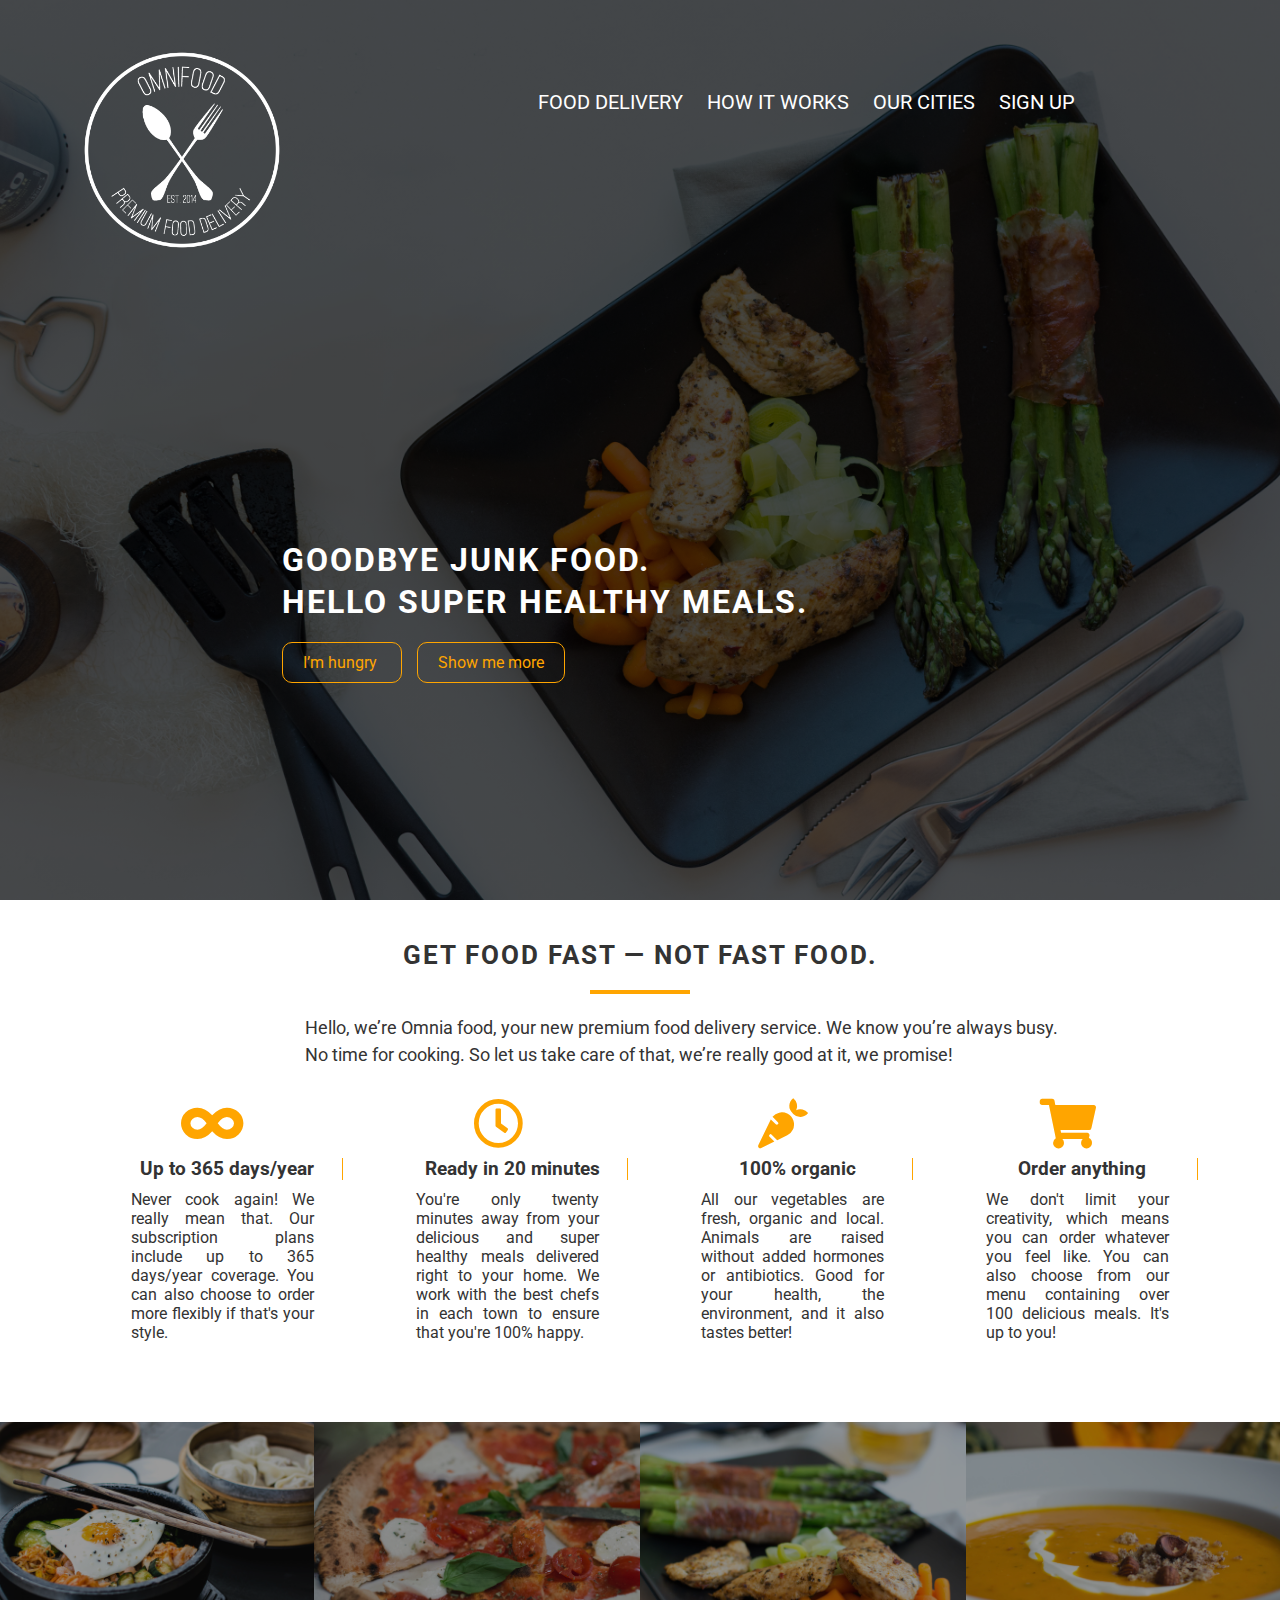
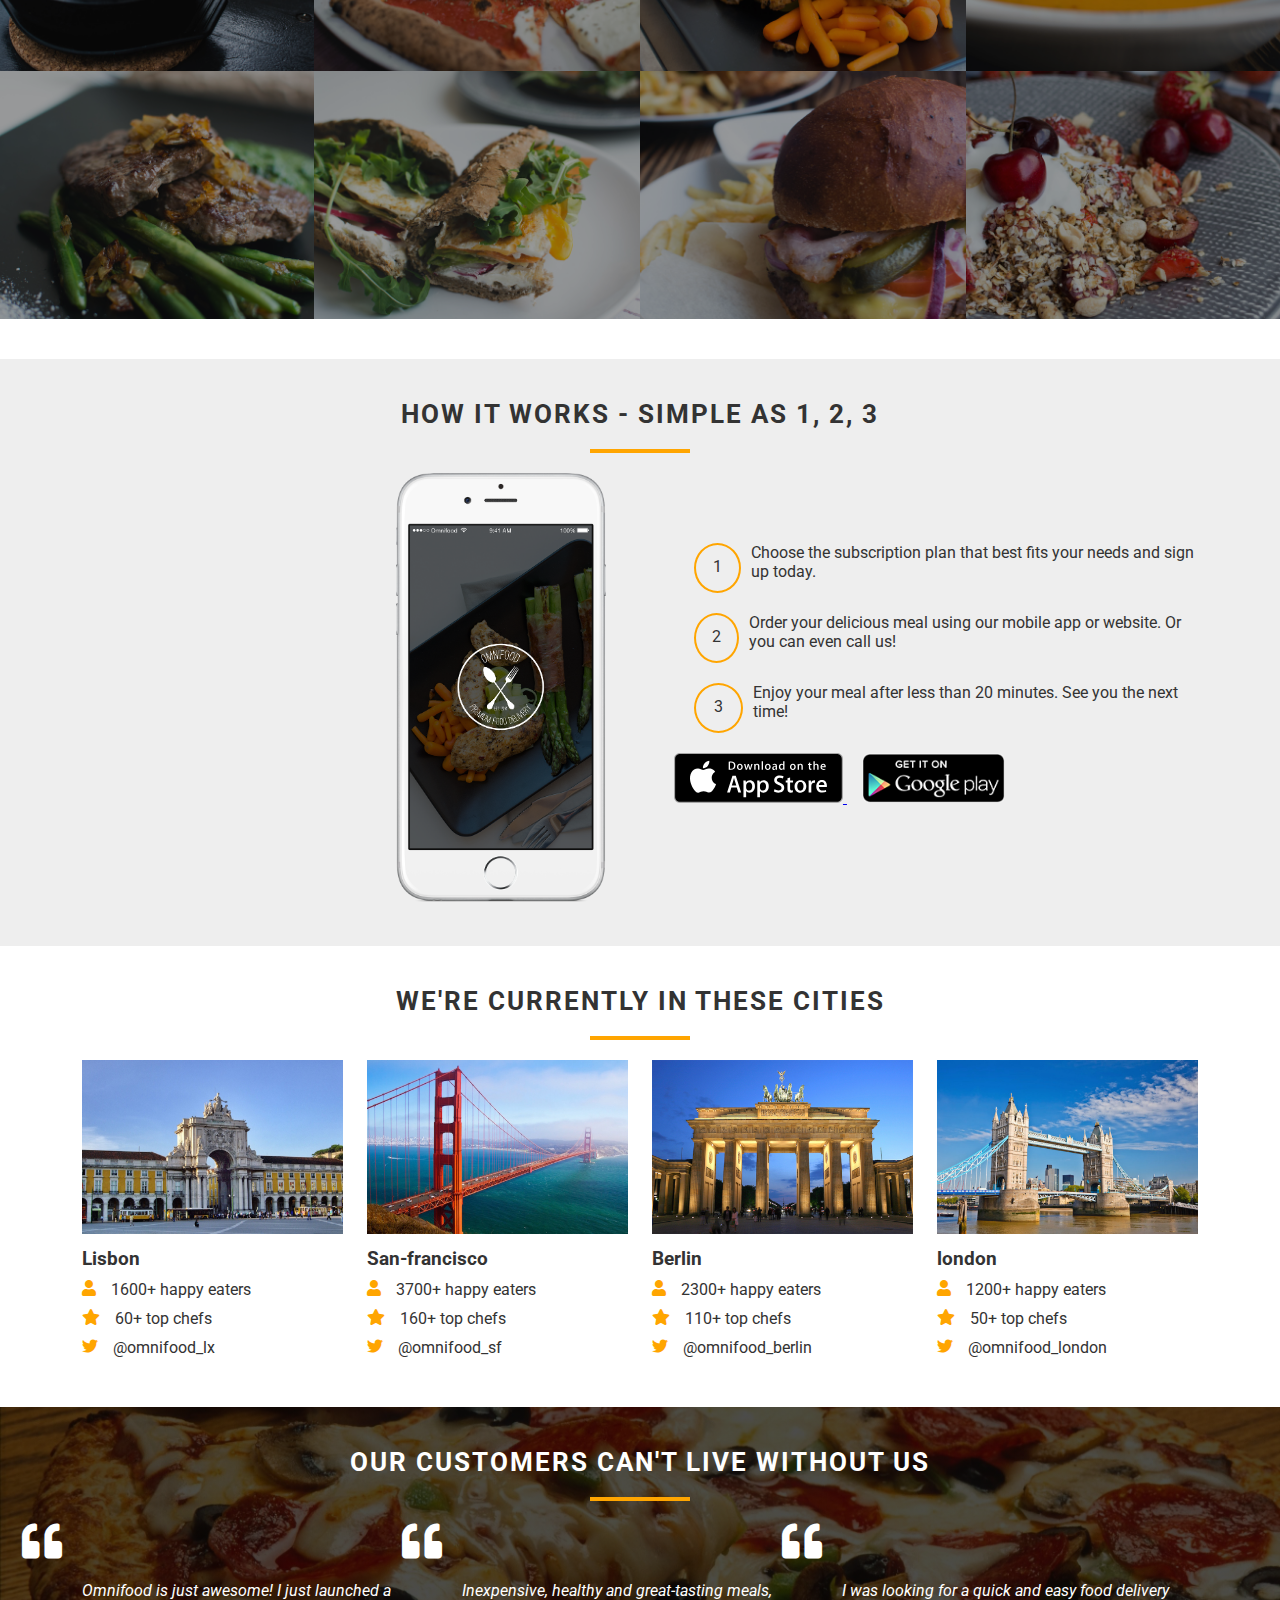
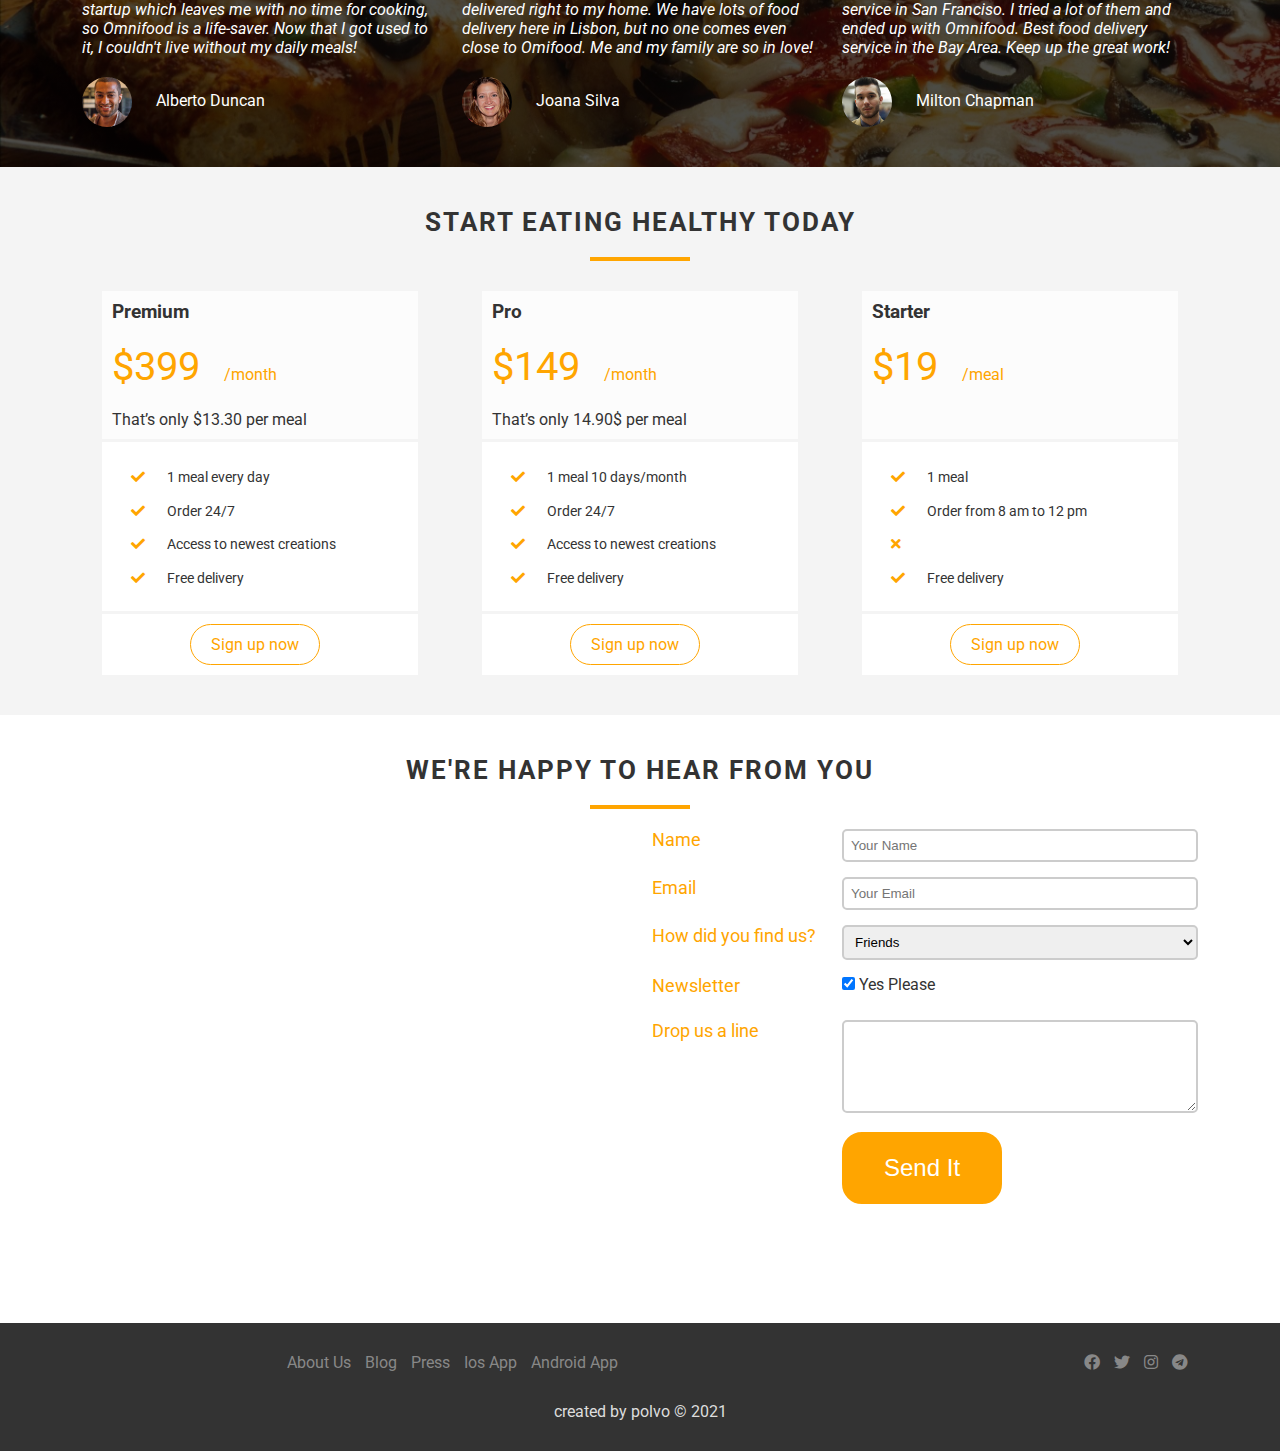
<file: index.html>
<!DOCTYPE html>
<html lang="en">

<head>
    <meta charset="UTF-8">
    <meta http-equiv="X-UA-Compatible" content="IE=edge">
    <meta name="viewport" content="width=device-width, initial-scale=1.0">
    <title>4foods</title>

    <link rel="preconnect" href="https://fonts.googleapis.com">
    <link rel="preconnect" href="https://fonts.gstatic.com" crossorigin>
    <link href="https://fonts.googleapis.com/css2?family=Roboto&display=swap" rel="stylesheet">


    <link rel="stylesheet" href="https://cdnjs.cloudflare.com/ajax/libs/font-awesome/5.15.4/css/all.min.css"
        integrity="sha512-1ycn6IcaQQ40/MKBW2W4Rhis/DbILU74C1vSrLJxCq57o941Ym01SwNsOMqvEBFlcgUa6xLiPY/NS5R+E6ztJQ=="
        crossorigin="anonymous" referrerpolicy="no-referrer" />
    <link rel="stylesheet" href="css/bootstrap-grid.min.css">

    <link rel="stylesheet" href="css/Style.css">



</head>

<body>

    <header>
        <div class="container">
            <nav>
                <img src="images/logo-white.png" class="logo" alt="">

                <ul class="main-nav">
                    <li> <a href="#">food delivery</a></li>
                    <li> <a href="#"> How it works</a></li>
                    <li> <a href="#">Our cities</a></li>
                    <li> <a href="#"> Sign up </a></li>
                </ul>
            </nav>

            <div class="hero-box">

                <h1>Goodbye junk food. <br> Hello super healthy meals.</h1>
                <a href="#contact" class="btn">I’m hungry </a>
                <a href="#features" class="btn">Show me more</a>
            </div><!-- hero-box -->
        </div><!-- container -->
    </header>

    <section id="features">
        <div class="container">
            <h2>Get food fast — not fast food.</h2>
            <hr>
            <p class="feat-text">Hello, we’re Omnia food, your new premium food delivery service. We know you’re always
                busy. No time for cooking. So let us take care of that, we’re really good at it, we promise!</p>

            <div class="row">

                <div class="col-lg-3 col-md-4 col-sm-6 box">
                    <i class="fas fa-infinity"></i>
                    <h3>Up to 365 days/year</h3>
                    <p class="box-txt" style="text-align: justify;">Never cook again! We really mean that. Our
                        subscription plans include up to 365 days/year coverage. You can also choose to order more
                        flexibly if that's your style. </p>

                </div><!-- box 1 -->
                <div class="col-lg-3 col-md-4 col-sm-6 box">
                    <i class="far fa-clock"></i>
                    <h3>Ready in 20 minutes</h3>
                    <p class="box-txt" style="text-align: justify;">You're only twenty minutes away from your delicious
                        and super healthy meals delivered right to your home. We work with the best chefs in each town
                        to ensure that you're 100% happy. </p>

                </div><!-- box 2 -->
                <div class="col-lg-3 col-md-4 col-sm-6 box">
                    <i class="fas fa-carrot"></i>
                    <h3>100% organic</h3>
                    <p class="box-txt" style="text-align: justify;">All our vegetables are fresh, organic and local.
                        Animals are raised without added hormones or antibiotics. Good for your health, the environment,
                        and it also tastes better! </p>

                </div><!-- box 3 -->
                <div class="col-lg-3 col-md-4 col-sm-6 box">
                    <i class="fas fa-shopping-cart"></i>
                    <h3>Order anything</h3>
                    <p class="box-txt" style="text-align: justify;">We don't limit your creativity, which means you can
                        order whatever you feel like. You can also choose from our menu containing over 100 delicious
                        meals. It's up to you! </p>

                </div><!-- box 4 -->

            </div><!-- row -->
        </div><!-- container -->
    </section><!-- #features -->

    <section id="meals">
        <div class="row">

            <div class="col-3 meal">
                <img src="images/1.jpg" alt="">
            </div><!-- 1 -->

            <div class="col-3 meal">
                <img src="images/2.jpg" alt="">
            </div><!-- 2 -->

            <div class="col-3 meal">
                <img src="images/3.jpg" alt="">
            </div><!-- 3 -->

            <div class="col-3 meal">
                <img src="images/4.jpg" alt="">
            </div><!-- 4 -->

            <div class="col-3 meal">
                <img src="images/5.jpg" alt="">
            </div><!-- 5 -->

            <div class="col-3 meal">
                <img src="images/6.jpg" alt="">
            </div><!-- 6 -->

            <div class="col-3 meal">
                <img src="images/7.jpg" alt="">
            </div><!-- 7 -->

            <div class="col-3 meal">
                <img src="images/8.jpg" alt="">
            </div><!-- 8 -->

        </div><!--  row -->
    </section><!-- #meals -->

    <section id="works">
        <div class="container">
            <h2> How it works - Simple as 1, 2, 3 </h2>
            <hr>

            <div class="row">
                <div class="col-md-6 left-work">
                    <img src="images/app-iPhone.png" alt="">
                </div><!-- left -->

                <div class="col-md-6 right-work">

                    <div class="step">
                        <div>1</div>
                        <p>Choose the subscription plan that best fits your needs and sign up today.</p>
                    </div><!-- 1 -->

                    <div class="step">
                        <div>2</div>
                        <p>Order your delicious meal using our mobile app or website. Or you can even call us!</p>
                    </div><!-- 2 -->

                    <div class="step">
                        <div>3</div>
                        <p>Enjoy your meal after less than 20 minutes. See you the next time!</p>
                    </div><!-- 3-->

                    <a href="#" class="download">
                        <img src="images/download-app.svg" alt="">
                    </a>
                    <a href="#" class="download">
                        <img src="images/download-app-android.png" alt="">
                    </a>
                </div><!-- right -->
            </div><!-- row -->
        </div><!-- container -->
    </section><!-- #works  -->


    <section id="cities">
        <div class="container">
            <h2>We're currently in these cities</h2>
            <hr>

            <div class="row">

                <div class="col-lg-3 col-md-4 col-sm-6 city">
                    <img src="images/lisbon-3.jpg" alt="">
                    <h3>Lisbon</h3>

                    <div class="city-info">
                        <i class="fa fa-user"></i>
                        <p>1600+ happy eaters</p>
                    </div><!-- user -->

                    <div class="city-info">
                        <i class="fa fa-star"></i>
                        <p>60+ top chefs</p>
                    </div><!-- star -->

                    <div class="city-info">
                        <i class="fab fa-twitter"></i>
                        <p>@omnifood_lx</p>
                    </div><!-- twitter -->

                </div><!-- city 1 -->

                <div class="col-lg-3 col-md-4 col-sm-6 city">
                    <img src="images/san-francisco.jpg" alt="">
                    <h3>San-francisco</h3>

                    <div class="city-info">
                        <i class="fa fa-user"></i>
                        <p>3700+ happy eaters</p>
                    </div><!-- user -->

                    <div class="city-info">
                        <i class="fa fa-star"></i>
                        <p>160+ top chefs</p>
                    </div><!-- star -->

                    <div class="city-info">
                        <i class="fab fa-twitter"></i>
                        <p>@omnifood_sf</p>
                    </div><!-- twitter -->

                </div><!-- city 2 -->

                <div class="col-lg-3 col-md-4 col-sm-6 city">
                    <img src="images/berlin.jpg" alt="">
                    <h3>Berlin</h3>

                    <div class="city-info">
                        <i class="fa fa-user"></i>
                        <p>2300+ happy eaters</p>
                    </div><!-- user -->

                    <div class="city-info">
                        <i class="fa fa-star"></i>
                        <p>110+ top chefs</p>
                    </div><!-- star -->

                    <div class="city-info">
                        <i class="fab fa-twitter"></i>
                        <p>@omnifood_berlin</p>
                    </div><!-- twitter -->

                </div><!-- city 3 -->

                <div class="col-lg-3 col-md-4 col-sm-6 city">
                    <img src="images/london.jpg" alt="">
                    <h3>london</h3>

                    <div class="city-info">
                        <i class="fa fa-user"></i>
                        <p>1200+ happy eaters</p>
                    </div><!-- user -->

                    <div class="city-info">
                        <i class="fa fa-star"></i>
                        <p>50+ top chefs</p>
                    </div><!-- star -->

                    <div class="city-info">
                        <i class="fab fa-twitter"></i>
                        <p>@omnifood_london</p>
                    </div><!-- twitter -->

                </div><!-- city 4 -->

            </div><!-- row -->
        </div><!-- container -->
    </section><!-- #cities -->

    <section id="testimonials">
        <div class="container">
            <h2>Our customers can't live without us</h2>
            <hr>
            <div class="row">

                <div class="col-md-4 col-sm-6">
                    <i class="fas fa-quote-left"></i>
                    <p>Omnifood is just awesome! I just launched a startup which leaves me with no time for cooking, so
                        Omnifood is a life-saver. Now that I got used to it, I couldn't live without my daily meals!</p>
                    <img src="images/customer-1.jpg"> Alberto Duncan
                </div><!-- c1 -->

                <div class="col-md-4 col-sm-6">
                    <i class="fas fa-quote-left"></i>
                    <p>Inexpensive, healthy and great-tasting meals, delivered right to my home. We have lots of food
                        delivery here in Lisbon, but no one comes even close to Omifood. Me and my family are so in
                        love!</p>
                    <img src="images/customer-2.jpg"> Joana Silva
                </div><!-- c2 -->

                <div class="col-md-4 col-sm-6">
                    <i class="fas fa-quote-left"></i>
                    <p>I was looking for a quick and easy food delivery service in San Franciso. I tried a lot of them
                        and ended up with Omnifood. Best food delivery service in the Bay Area. Keep up the great work!
                    </p>
                    <img src="images/customer-3.jpg"> Milton Chapman
                </div><!-- c3 -->
            </div><!--  row-->
        </div><!-- container  -->
    </section><!-- #testimonials -->

    <section id="offers">
        <div class="container">
            <h2>Start eating healthy today</h2>
            <hr>
            <div class="row">

                <div class="col-4 offer">
                    <div class="card">
                        <div class="ofhed">
                            <h3>Premium</h3>
                            <p class="hp">$399</p>
                            <p class="hper">/month</p> <br>
                            <p>That’s only $13.30 per meal</p>
                        </div><!-- header 1 -->

                        <div class="mdhed">
                            <table>
                                <tr>
                                    <td><i class="fas fa-check"></i></td>
                                    <td>
                                        <p>1 meal every day</p>
                                    </td>
                                </tr>
                                <tr>
                                    <td><i class="fas fa-check"></i></td>
                                    <td>
                                        <p>Order 24/7</p>
                                    </td>
                                </tr>
                                <tr>
                                    <td><i class="fas fa-check"></i></td>
                                    <td>
                                        <p>Access to newest creations</p>
                                    </td>
                                </tr>
                                <tr>
                                    <td><i class="fas fa-check"></i></td>
                                    <td>
                                        <p>Free delivery</p>
                                    </td>
                                </tr>
                            </table>
                            <!-- <i class="fas fa-times"></i> -->


                        </div><!-- mid 1 -->

                        <div class="fothed">
                            <a href="#">Sign up now</a>
                        </div><!-- foot 1 -->

                    </div><!-- card1 -->

                </div><!-- offer1 -->


                <div class="col-4 offer">
                    <div class="card">
                        <div class="ofhed">
                            <h3>Pro</h3>
                            <p class="hp">$149</p>
                            <p class="hper">/month</p> <br>
                            <p>That’s only 14.90$ per meal</p>
                        </div>
                        <div class="mdhed">
                            <table>
                                <tr>
                                    <td><i class="fas fa-check"></i></td>
                                    <td>
                                        <p>1 meal 10 days/month</p>
                                    </td>
                                </tr>
                                <tr>
                                    <td><i class="fas fa-check"></i></td>
                                    <td>
                                        <p>Order 24/7</p>
                                    </td>
                                </tr>
                                <tr>
                                    <td><i class="fas fa-check"></i></td>
                                    <td>
                                        <p>Access to newest creations</p>
                                    </td>
                                </tr>
                                <tr>
                                    <td><i class="fas fa-check"></i></td>
                                    <td>
                                        <p>Free delivery</p>
                                    </td>
                                </tr>
                            </table>
                        </div>
                        <div class="fothed"><a href="#">Sign up now</a></div>
                    </div><!-- card2 -->
                </div><!-- offers2 -->
                <div class="col-4 offer">
                    <div class="card">

                        <div class="ofhed">
                            <h3>Starter</h3>
                            <p class="hp">$19</p>
                            <p class="hper">/meal</p> <br>
                            <p></p> <br>
                        </div>
                        <div class="mdhed">
                            <table>
                                <tr>
                                    <td><i class="fas fa-check"></i></td>
                                    <td>
                                        <p>1 meal</p>
                                    </td>
                                </tr>
                                <tr>
                                    <td><i class="fas fa-check"></i></td>
                                    <td>
                                        <p>Order from 8 am to 12 pm</p>
                                    </td>
                                </tr>
                                <tr>
                                    <td><i class="fas fa-times"></i></td>
                                    <td></td>
                                </tr>
                                <tr>
                                    <td><i class="fas fa-check"></i></td>
                                    <td>
                                        <p>Free delivery</p>
                                    </td>
                                </tr>
                            </table>
                        </div>
                        <div class="fothed"><a href="#">Sign up now</a></div>
                    </div><!-- card3 -->
                </div><!-- offers3 -->

            </div><!-- row -->
        </div><!-- container -->
    </section><!-- #offers -->

    <section id="contact">
        <div class="container">
            <h2>We're happy to hear from you</h2>
            <hr>

            <div class="row">
                <div class="col-md-6">
                    <iframe
                        src="https://www.google.com/maps/embed?pb=!1m14!1m12!1m3!1d17647.354771406262!2d31.818349836995253!3d31.496888446663192!2m3!1f0!2f0!3f0!3m2!1i1024!2i768!4f13.1!5e0!3m2!1sar!2seg!4v1629383595765!5m2!1sar!2seg"
                        width="100%" height="450" style="border:0;" allowfullscreen="" loading="lazy"></iframe>
                </div><!-- map -->

                <div class="col-md-6">
                    <form>
                        <div class="row">
                            <div class="col-4">
                                <label>Name</label>
                            </div><!-- label -->

                            <div class="col-8">
                                <input type="text" placeholder="Your Name">
                            </div><!-- input -->
                        </div><!-- row name -->

                        <div class="row">
                            <div class="col-4">
                                <label>Email</label>
                            </div><!-- label -->

                            <div class="col-8">
                                <input type="email" placeholder="Your Email">
                            </div><!-- input -->
                        </div><!-- email -->

                        <div class="row">
                            <div class="col-4">
                                <label>How did you find us?</label>
                            </div><!-- label -->

                            <div class="col-8">
                                <select>
                                    <option>Friends</option>
                                    <option>Google</option>
                                    <option>Facebook</option>
                                    <option>St Adv</option>
                                    <option>Friends</option>
                                </select>
                            </div><!-- input -->
                        </div><!-- row select -->

                        <div class="row">
                            <div class="col-4">
                                <label>Newsletter</label>
                            </div><!-- label -->

                            <div class="col-8">
                                <input type="checkbox" checked> Yes Please
                            </div><!-- input -->
                        </div><!-- row checkbox -->

                        <div class="row">
                            <div class="col-4">
                                <label>Drop us a line</label>
                            </div><!-- label -->

                            <div class="col-8">
                                <textarea rows="5"></textarea>
                            </div><!-- input -->
                        </div><!-- row textarea -->

                        <div class="row">
                            <div class="col-4"></div>

                            <div class="col-8">
                                <button type="submit">Send It</button>
                            </div><!-- input -->
                        </div><!-- row textarea -->

                    </form>
                </div><!-- form -->


            </div><!-- row -->
        </div><!-- container -->
    </section><!--  #contact -->

    <footer>
        <div class="container">
            <div class="row">
                <div class="col-md-6">
                    <ul class="social-nav">
                        <li> <a href="#"> about us</a></li>
                        <li> <a href="#">blog</a></li>
                        <li> <a href="#"> press</a></li>
                        <li> <a href="#">ios app</a></li>
                        <li> <a href="#">android app</a></li>
                    </ul>
                </div><!-- left -->



                <div class="col-md-6">
                    <ul class="social-nav">
                        <li><a href="#"> <i class="fab fa-facebook"></i> </a></li>
                        <li><a href="#"> <i class="fab fa-twitter"></i> </a></li>
                        <li><a href="#"> <i class="fab fa-instagram"></i> </a></li>
                        <li><a href="#"> <i class="fab fa-telegram"></i> </a></li>
                    </ul>
                </div><!-- right -->


            </div><!-- row -->
            <p> created by polvo &copy; 2021</p>

        </div><!-- container -->
    </footer>






</body>

</html>
</file>
<file: css/Style.css>
/* for all  */
*{padding: 0; margin: 0; box-sizing: border-box;}
html{font-family: 'roboto'; font-size: 16px; color: #333; background-color: white;}

section{
padding: 40px 0px;
}
h2{
text-transform: uppercase;
font-size: 1.6rem;
margin-bottom: 15px;
letter-spacing: 2px;
text-align: center;
}
hr{
background-color:  orange;
width: 100px;
border: solid 2px orange;
margin: 20px auto;
}

/*_________header____________*/
header{ 
min-height: 100vh;
background-image: linear-gradient(rgba(0,0,0,.7),rgba(0,0,0,.7)) , url(../images/hero.jpg);
background-position: center;
background-size: cover;
}
/* nav  */
.logo{
height: 200px;
float: left;
margin-top: 50px;
}
.main-nav{

list-style: none;
margin-top: 90px;
display: inline-block;
position: absolute;
margin-left: 20%;

}
.main-nav li{
display: inline-block;
margin-right: 20px;
}
.main-nav li a{
font-size: 20px;
color: white;
text-decoration: none;
text-transform: uppercase;
}
.main-nav li a:hover{
color: orangered;
text-decoration: underline;
}
/* /nav  */

.hero-box{
position: absolute;
top: 60%; left: 22%;
}
h1{
color: white;
text-transform: uppercase;
font-size: 2rem;
margin-bottom: 30px;
line-height: 130%;
letter-spacing: 2px;
}
.btn{
border: solid orange 1px;
color: orange;
text-decoration: none;
margin-right: 15px;
padding: 10px 20px;
border-radius: 10px;
}
.btn:hover{
color: white;   
background-color: orange;
}
/*/__________header__________ */


/* sec 1 >> features  */

.feat-text{
width: 68%;
margin-left: 20%;
margin-bottom: 30px;
font-size: 113%;
line-height: 150%;
}
.box{
text-align: center;
}
.box-txt{
display: inline-block;
width: 70%;
margin-left: 20px;
}
.box h3{
border-right:solid 1px orange;
padding-right: 20px;
margin-bottom: 10px;
margin-left: 50px;
}
.box i{
color: orange;
font-size: 50px;
margin-bottom: 10px;
}


/* sec 2 >> meals */

#meals{
width: 100%;
overflow: hidden;
}

.meals{
padding: 0px;
margin: 0;
background-color:black;
overflow: hidden;
}
.meal{
padding: 0;
background-color: black;
overflow: hidden;
}
.meal img{
width: 100%;
opacity: .6;
transition: 3s;
transform: scale(1.2);
}
.meal img:hover{
opacity: 1;
transform: scale(1) rotate(360deg);
}

/* sec 3 >> work */
.left-work{
text-align: right;
padding-right: 3%;
}
.left-work img{
width: 40%;
}
#works{background-color: #eee;}

.right-work{
text-align: left;
padding-left: 3%;
padding-top: 70px;
}
.right-work p{
margin-left: 10px;
}
.step{
display: flex;
margin-bottom: 20px;
}
.step div{
margin-left: 20px;
width: 50px; 
height: 50px;
border: solid 2px orange;
border-radius: 50%;
text-align: center;
padding: 12px;
}

.download{
margin-right: 15px;
}
.download img{
height: 50px;
}

/* sec 4 >> cities */
.city img{
width: 100%;
margin-bottom: 10px;
}
.city h3{
margin-bottom: 10px;
}
.city-info{
display: flex;
margin-bottom: 10px;
}
.city-info i{
color: orange;
margin-right: 15px;
}
/*  sec 5 >> testimonials */

#testimonials{
background-image:  linear-gradient(rgba(0, 0, 0,.7) , rgba(0,0,0 ,.7) )
, url(../images/back-customers.jpg);
background-position: center;
background-size: cover;
color: white;
}

#testimonials i{
font-size: 40px;
margin-left: -60px; 
margin-bottom: 20px;
}
#testimonials p{
margin-bottom: 20px;
font-style: italic;
}

#testimonials img{
height: 50px;
border-radius: 50%; 
margin-right: 20px; 
vertical-align: middle;
}

/* sec 6 >> offers */
#offers{ 
background-color: #F4F4F4FF;
}
#offers h2{
margin-bottom: 10px;
}
.card{
margin-left: 20px;
margin-right: 20px;
min-height:  100%; ;
}
.ofhed{
height: 100%;
background-color: #FCFCFCFF;
width: 100%;

}
.ofhed p{
padding: 10px;
}
.hp ,.hper{
display: inline-block;
color: orange;
}
.hp{
font-size: 40px;
padding-left: 20px;
}

.mdhed{
height: 100%;
margin-top: 3px;
margin-bottom: 3px;
background-color: #FFFFFFFF;
width: 100%;
}
.mdhed table{
padding: 15px;
}

.mdhed i{
color: orange;
margin-right: 20px;
}
.mdhed tr{
display: block;
width: 100%;
padding-top: 3px;
font-size: 14px;
line-height: 190%;
padding-left: 10px;
}

.fothed{
height: 100%;
background-color: #FFFFFFFF;
width: 100%;
}
.card h3{

margin: 10px;
padding-top: 10px;
position: relative;
}
.fothed a{
border: solid orange 1px;
color: orange;
text-decoration: none;
margin-right: 25px;
padding: 10px 20px;
border-radius: 30px;
text-align: center;
display: inline-block;
margin-top: 10px;
margin-bottom: 10px;
margin-left: 28%;
}
.fothed a:hover{
color: white;   
background-color: orange;
}




/* sec 7 >> contact */



label{
color: orange;
font-size: 18px;
}
input[type=text] , input[type=email] , select , textarea{
width: 100%;
padding: 7px;
margin-bottom: 15px;
border: solid #ccc 2px;
border-radius: 5px;
}
input[type=checkbox]{
margin-bottom: 30px;
}

button{
border: solid orange 2px;
padding: 20px 40px;
background-color: orange;
color: white;
border-radius: 20px;
font-size: 24px;
}
button:hover{
background-color: transparent;
color: orange;
}



/* footer */
footer{
padding: 30px 0px;
background-color: #333;
}
footer p{
color: #ddd;
text-align: center;
margin-top: 30px;
}
.footer-nav{
float: left;
list-style: none;
}

.footer-nav li{
display: inline-block;
margin-right: 10px;
}
.footer-nav li a{
color: #888;
text-decoration: none;
text-transform: capitalize;
}
.footer-nav li a:hover{
color:#ddd;
text-decoration: underline;

}



.social-nav{
float: right;
list-style: none;
}
.social-nav li{
display: inline-block;
margin-right: 10px;
}
.social-nav li a{
color: #888;
text-decoration: none;
text-transform: capitalize;
}
.social-nav li a:hover{
color: #ddd ;
text-decoration: underline;
}
</file>
